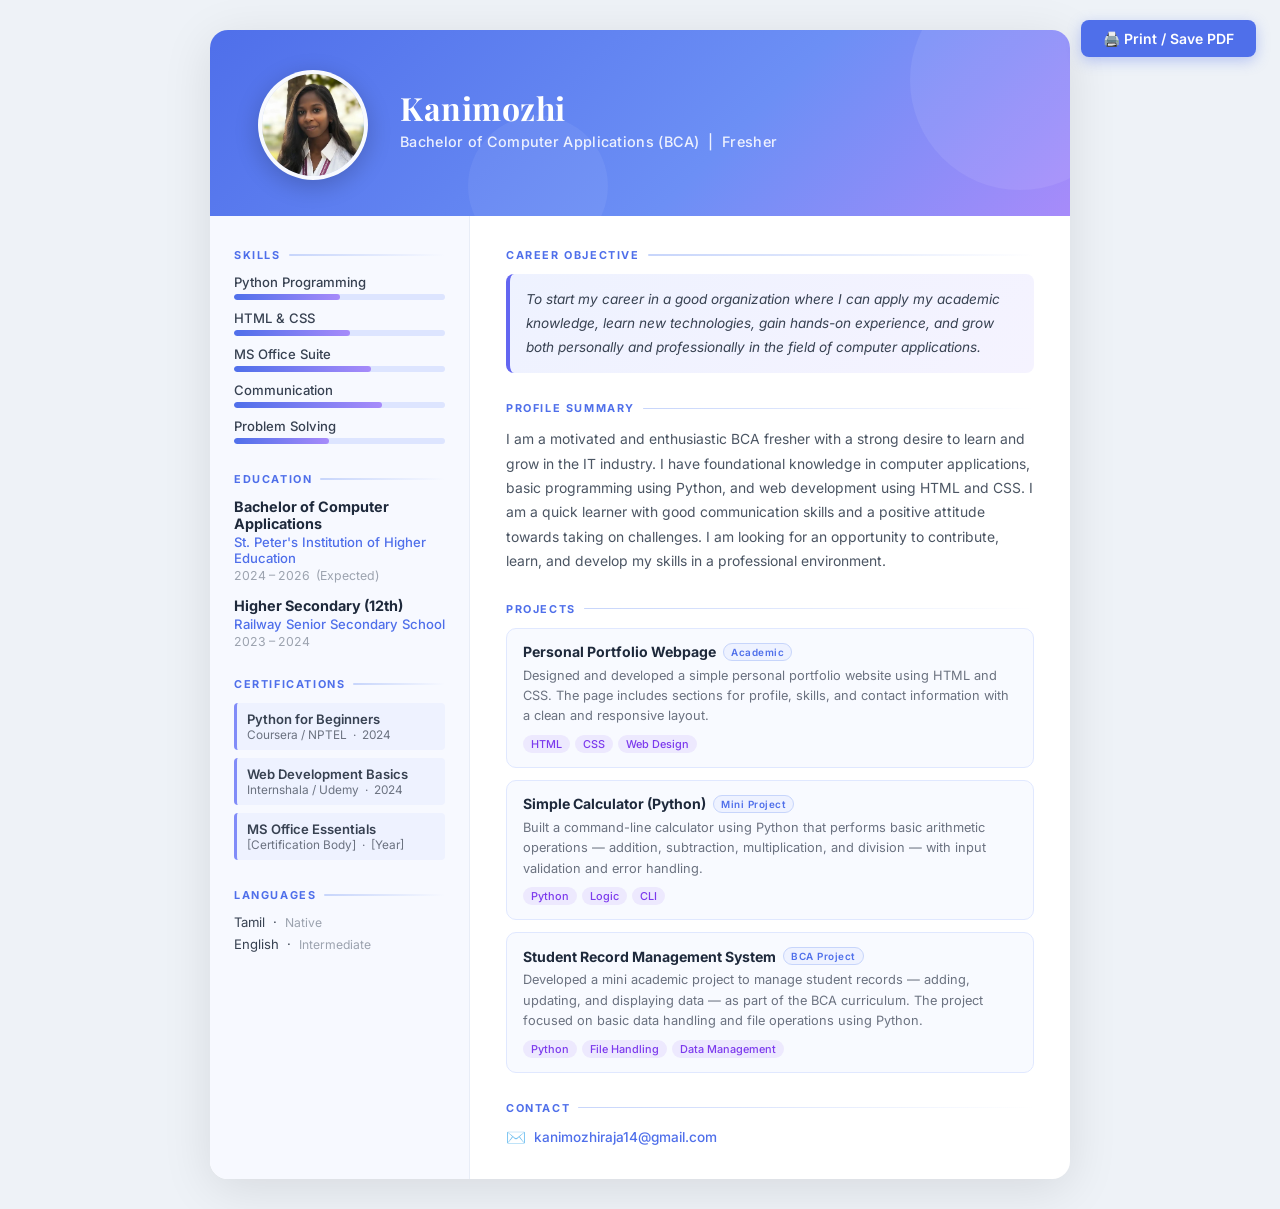
<file: index.html>
<!DOCTYPE html>
<html lang="en">

<head>
  <meta charset="UTF-8" />
  <meta name="viewport" content="width=device-width, initial-scale=1.0" />
  <title>Kanimozhi | BCA Resume</title>
  <meta name="description" content="Professional resume of Kanimozhi, Bachelor of Computer Applications student." />
  <link rel="preconnect" href="https://fonts.googleapis.com" />
  <link rel="preconnect" href="https://fonts.gstatic.com" crossorigin />
  <link
    href="https://fonts.googleapis.com/css2?family=Inter:wght@300;400;500;600;700&family=Playfair+Display:wght@600&display=swap"
    rel="stylesheet" />
  <style>
    /* ── KEYFRAME ANIMATIONS ── */
    @keyframes fadeSlideUp {
      from { opacity: 0; transform: translateY(28px); }
      to   { opacity: 1; transform: translateY(0); }
    }

    @keyframes fadeIn {
      from { opacity: 0; }
      to   { opacity: 1; }
    }

    @keyframes skillFill {
      from { width: 0%; }
    }

    @keyframes pulseRing {
      0%   { box-shadow: 0 0 0 0 rgba(255,255,255,0.55); }
      70%  { box-shadow: 0 0 0 12px rgba(255,255,255,0); }
      100% { box-shadow: 0 0 0 0 rgba(255,255,255,0); }
    }

    @keyframes headerShimmer {
      0%   { background-position: -200% center; }
      100% { background-position: 200% center; }
    }

    @keyframes float {
      0%, 100% { transform: translateY(0px); }
      50%       { transform: translateY(-6px); }
    }

    *,
    *::before,
    *::after {
      box-sizing: border-box;
      margin: 0;
      padding: 0;
    }

    body {
      font-family: 'Inter', sans-serif;
      background: #eef2f7;
      min-height: 100vh;
      display: flex;
      align-items: flex-start;
      justify-content: center;
      padding: 30px 16px;
      color: #2d3748;
    }

    @media print {
      body {
        background: white;
        padding: 0;
      }

      .resume-wrapper {
        box-shadow: none;
        border-radius: 0;
      }

      .print-btn {
        display: none !important;
      }
    }

    .print-btn {
      position: fixed;
      top: 20px;
      right: 24px;
      background: #4f6fea;
      color: white;
      border: none;
      padding: 10px 22px;
      border-radius: 8px;
      font-family: 'Inter', sans-serif;
      font-size: 14px;
      font-weight: 600;
      cursor: pointer;
      box-shadow: 0 4px 14px rgba(79, 111, 234, 0.35);
      transition: background 0.2s, transform 0.15s;
      z-index: 999;
    }

    .print-btn:hover {
      background: #3a56d4;
      transform: translateY(-1px);
    }

    .resume-wrapper {
      width: 100%;
      max-width: 860px;
      background: white;
      border-radius: 18px;
      box-shadow: 0 10px 50px rgba(0, 0, 0, 0.10);
      overflow: hidden;
      animation: fadeSlideUp 0.7s ease both;
    }

    /* ── HEADER ── */
    .header {
      background: linear-gradient(135deg, #4f6fea 0%, #6c8ff5 60%, #a78bfa 100%);
      padding: 40px 48px 36px;
      display: flex;
      align-items: center;
      gap: 32px;
      position: relative;
      overflow: hidden;
    }

    .header::before {
      content: '';
      position: absolute;
      top: -60px;
      right: -60px;
      width: 220px;
      height: 220px;
      border-radius: 50%;
      background: rgba(255, 255, 255, 0.08);
    }

    .header::after {
      content: '';
      position: absolute;
      bottom: -40px;
      left: 30%;
      width: 140px;
      height: 140px;
      border-radius: 50%;
      background: rgba(255, 255, 255, 0.06);
    }

    .photo-wrap {
      flex-shrink: 0;
      width: 110px;
      height: 110px;
      border-radius: 50%;
      border: 4px solid rgba(255, 255, 255, 0.85);
      overflow: hidden;
      box-shadow: 0 6px 24px rgba(0, 0, 0, 0.20);
      background: #c7d5fb;
      display: flex;
      align-items: center;
      justify-content: center;
      position: relative;
      z-index: 1;
      animation: fadeIn 0.9s ease both;
    }

    .photo-wrap img {
      width: 100%;
      height: 100%;
      object-fit: cover;
      object-position: center 15%;
      transform: scale(1.5);
    }

    .photo-placeholder {
      font-size: 42px;
      color: white;
      font-weight: 700;
    }

    .header-info {
      position: relative;
      z-index: 1;
      animation: fadeSlideUp 0.8s 0.2s ease both;
    }

    .header-info h1 {
      font-family: 'Playfair Display', serif;
      font-size: 2rem;
      color: white;
      letter-spacing: 0.5px;
      margin-bottom: 4px;
    }

    .header-info .degree {
      font-size: 0.9rem;
      color: rgba(255, 255, 255, 0.88);
      font-weight: 500;
      margin-bottom: 14px;
      letter-spacing: 0.3px;
    }

    .contact-row {
      display: flex;
      flex-wrap: wrap;
      gap: 10px 20px;
    }

    .contact-item {
      display: flex;
      align-items: center;
      gap: 6px;
      font-size: 0.78rem;
      color: rgba(255, 255, 255, 0.92);
      font-weight: 400;
    }

    .contact-item a {
      color: rgba(255, 255, 255, 0.92);
      text-decoration: none;
    }

    .contact-item a:hover {
      text-decoration: underline;
    }

    .contact-icon {
      font-size: 0.85rem;
    }

    /* ── BODY GRID ── */
    .body-grid {
      display: grid;
      grid-template-columns: 260px 1fr;
    }

    /* ── SIDEBAR ── */
    .sidebar {
      background: #f7f9ff;
      padding: 32px 24px;
      border-right: 1px solid #e8edf7;
    }

    /* ── MAIN ── */
    .main {
      padding: 32px 36px;
    }

    /* ── SECTION SHARED ── */
    .section {
      margin-bottom: 28px;
      opacity: 0;
      transform: translateY(20px);
      transition: opacity 0.55s ease, transform 0.55s ease;
    }

    .section.visible {
      opacity: 1;
      transform: translateY(0);
    }

    .section:last-child {
      margin-bottom: 0;
    }

    .section-title {
      font-size: 0.68rem;
      font-weight: 700;
      letter-spacing: 1.6px;
      text-transform: uppercase;
      color: #4f6fea;
      margin-bottom: 12px;
      display: flex;
      align-items: center;
      gap: 8px;
    }

    .section-title::after {
      content: '';
      flex: 1;
      height: 1.5px;
      background: linear-gradient(to right, #c7d5fb, transparent);
      border-radius: 2px;
    }

    /* Skills */
    .skill-list {
      list-style: none;
    }

    .skill-item {
      margin-bottom: 10px;
      transition: transform 0.2s ease;
    }

    .skill-item:hover {
      transform: translateX(4px);
    }

    .skill-name {
      font-size: 0.82rem;
      font-weight: 500;
      color: #374151;
      margin-bottom: 4px;
    }

    .skill-bar-bg {
      width: 100%;
      height: 6px;
      background: #dde5ff;
      border-radius: 99px;
      overflow: hidden;
    }

    .skill-bar-fill {
      height: 100%;
      background: linear-gradient(to right, #4f6fea, #a78bfa);
      border-radius: 99px;
      width: 0%;
      transition: width 1.2s cubic-bezier(0.4, 0, 0.2, 1);
    }

    /* Sidebar info blocks */
    .info-block {
      margin-bottom: 6px;
    }

    .info-label {
      font-size: 0.7rem;
      font-weight: 600;
      text-transform: uppercase;
      letter-spacing: 0.8px;
      color: #9ba8c5;
      margin-bottom: 1px;
    }

    .info-value {
      font-size: 0.82rem;
      color: #374151;
      word-break: break-word;
    }

    .info-value a {
      color: #4f6fea;
      text-decoration: none;
    }

    .info-value a:hover {
      text-decoration: underline;
    }

    /* Certifications */
    .cert-item {
      background: #eef2ff;
      border-left: 3px solid #818cf8;
      border-radius: 4px;
      padding: 8px 10px;
      margin-bottom: 8px;
      transition: transform 0.2s ease, box-shadow 0.2s ease;
    }

    .cert-item:hover {
      transform: translateX(5px);
      box-shadow: 2px 4px 12px rgba(129, 140, 248, 0.25);
    }

    .cert-name {
      font-size: 0.82rem;
      font-weight: 600;
      color: #374151;
    }

    .cert-org {
      font-size: 0.74rem;
      color: #6b7280;
      margin-top: 1px;
    }

    /* Profile summary */
    .summary-text {
      font-size: 0.87rem;
      color: #4b5563;
      line-height: 1.75;
    }

    /* Education */
    .edu-item {
      margin-bottom: 14px;
    }

    .edu-degree {
      font-size: 0.9rem;
      font-weight: 700;
      color: #1e293b;
    }

    .edu-school {
      font-size: 0.82rem;
      color: #4f6fea;
      font-weight: 500;
      margin-top: 2px;
    }

    .edu-year {
      font-size: 0.77rem;
      color: #9ca3af;
      margin-top: 2px;
    }

    /* Projects */
    .project-item {
      background: #f8faff;
      border: 1px solid #e0e8ff;
      border-radius: 10px;
      padding: 14px 16px;
      margin-bottom: 12px;
      transition: transform 0.25s ease, box-shadow 0.25s ease, border-color 0.25s ease;
    }

    .project-item:hover {
      transform: translateY(-4px);
      box-shadow: 0 10px 28px rgba(79, 111, 234, 0.14);
      border-color: #a5b4fc;
    }

    .project-item:last-child {
      margin-bottom: 0;
    }

    .project-title {
      font-size: 0.88rem;
      font-weight: 700;
      color: #1e293b;
      display: flex;
      align-items: center;
      gap: 7px;
    }

    .project-badge {
      font-size: 0.62rem;
      font-weight: 600;
      letter-spacing: 0.5px;
      background: #eef2ff;
      color: #4f6fea;
      padding: 2px 7px;
      border-radius: 99px;
      border: 1px solid #c7d5fb;
    }

    .project-desc {
      font-size: 0.8rem;
      color: #6b7280;
      margin-top: 5px;
      line-height: 1.6;
    }

    .project-tags {
      display: flex;
      flex-wrap: wrap;
      gap: 5px;
      margin-top: 8px;
    }

    .tag {
      font-size: 0.68rem;
      background: #ede9fe;
      color: #7c3aed;
      padding: 2px 8px;
      border-radius: 99px;
      font-weight: 500;
      transition: background 0.2s, color 0.2s, transform 0.2s;
    }

    .tag:hover {
      background: #7c3aed;
      color: white;
      transform: scale(1.08);
    }

    /* Objective */
    .objective-box {
      background: linear-gradient(135deg, #eef2ff, #f5f3ff);
      border-left: 4px solid #6366f1;
      border-radius: 8px;
      padding: 14px 16px;
      transition: box-shadow 0.25s ease;
    }

    .objective-box:hover {
      box-shadow: 0 6px 20px rgba(99, 102, 241, 0.15);
    }

    .objective-text {
      font-size: 0.85rem;
      color: #374151;
      line-height: 1.75;
      font-style: italic;
    }

    /* Contact footer */
    .contact-footer {
      display: flex;
      flex-wrap: wrap;
      gap: 8px;
    }

    .contact-footer-item {
      display: flex;
      align-items: center;
      gap: 8px;
      font-size: 0.85rem;
      color: #374151;
    }

    .contact-footer-icon {
      font-size: 1rem;
    }

    .contact-footer-item a {
      color: #4f6fea;
      text-decoration: none;
      font-weight: 500;
    }

    .contact-footer-item a:hover {
      text-decoration: underline;
    }

    @media (max-width: 640px) {
      .body-grid {
        grid-template-columns: 1fr;
      }

      .sidebar {
        border-right: none;
        border-bottom: 1px solid #e8edf7;
      }

      .header {
        flex-direction: column;
        text-align: center;
        padding: 32px 24px 28px;
      }

      .contact-row {
        justify-content: center;
      }

      .main {
        padding: 24px 20px;
      }

      .sidebar {
        padding: 24px 20px;
      }
    }
  </style>
</head>

<body>

  <button class="print-btn" onclick="window.print()">🖨️ Print / Save PDF</button>

  <div class="resume-wrapper">

    <!-- ══ HEADER ══ -->
    <div class="header">
      <div class="photo-wrap">
        <!-- Profile Photo — replace src with your actual photo path or URL -->
        <img src="profile.jpg" alt="C:\Users\kanimozhi\Pictures"
          onerror="this.style.display='none'; this.nextElementSibling.style.display='flex';" />
        <span class="photo-placeholder" style="display:none;">K</span>
      </div>

      <div class="header-info">
        <h1>Kanimozhi</h1>
        <p class="degree">Bachelor of Computer Applications (BCA) &nbsp;|&nbsp; Fresher</p>


      </div>
    </div>

    <!-- ══ BODY ══ -->
    <div class="body-grid">

      <!-- ── SIDEBAR ── -->
      <aside class="sidebar">

        <!-- Skills -->
        <div class="section">
          <div class="section-title">Skills</div>
          <ul class="skill-list">
            <li class="skill-item">
              <div class="skill-name">Python Programming</div>
              <div class="skill-bar-bg">
                <div class="skill-bar-fill" style="width:50%"></div>
              </div>
            </li>
            <li class="skill-item">
              <div class="skill-name">HTML &amp; CSS</div>
              <div class="skill-bar-bg">
                <div class="skill-bar-fill" style="width:55%"></div>
              </div>
            </li>
            <li class="skill-item">
              <div class="skill-name">MS Office Suite</div>
              <div class="skill-bar-bg">
                <div class="skill-bar-fill" style="width:65%"></div>
              </div>
            </li>
            <li class="skill-item">
              <div class="skill-name">Communication</div>
              <div class="skill-bar-bg">
                <div class="skill-bar-fill" style="width:70%"></div>
              </div>
            </li>
            <li class="skill-item">
              <div class="skill-name">Problem Solving</div>
              <div class="skill-bar-bg">
                <div class="skill-bar-fill" style="width:45%"></div>
              </div>
            </li>
          </ul>
        </div>

        <!-- Education -->
        <div class="section">
          <div class="section-title">Education</div>
          <div class="edu-item">
            <div class="edu-degree">Bachelor of Computer Applications</div>
            <div class="edu-school">St. Peter's Institution of Higher Education</div>
            <div class="edu-year">2024 – 2026 &nbsp;(Expected)</div>
          </div>
          <div class="edu-item">
            <div class="edu-degree">Higher Secondary (12th)</div>
            <div class="edu-school">Railway Senior Secondary School</div>
            <div class="edu-year">2023 – 2024</div>
          </div>
        </div>

        <!-- Certifications -->
        <div class="section">
          <div class="section-title">Certifications</div>
          <div class="cert-item">
            <div class="cert-name">Python for Beginners</div>
            <div class="cert-org">Coursera / NPTEL &nbsp;·&nbsp; 2024</div>
          </div>
          <div class="cert-item">
            <div class="cert-name">Web Development Basics</div>
            <div class="cert-org">Internshala / Udemy &nbsp;·&nbsp; 2024</div>
          </div>
          <div class="cert-item">
            <div class="cert-name">MS Office Essentials</div>
            <div class="cert-org">[Certification Body] &nbsp;·&nbsp; [Year]</div>
          </div>
        </div>

        <!-- Languages -->
        <div class="section">
          <div class="section-title">Languages</div>
          <div class="info-block">
            <div class="info-value">Tamil &nbsp;·&nbsp; <span style="color:#9ca3af;font-size:0.76rem;">Native</span>
            </div>
          </div>
          <div class="info-block">
            <div class="info-value">English &nbsp;·&nbsp; <span
                style="color:#9ca3af;font-size:0.76rem;">Intermediate</span></div>
          </div>
        </div>

      </aside>

      <!-- ── MAIN ── -->
      <main class="main">

        <!-- Career Objective -->
        <div class="section">
          <div class="section-title">Career Objective</div>
          <div class="objective-box">
            <p class="objective-text">
              To start my career in a good organization where I can apply my academic knowledge,
              learn new technologies, gain hands-on experience, and grow both personally and
              professionally in the field of computer applications.
            </p>
          </div>
        </div>

        <!-- Profile Summary -->
        <div class="section">
          <div class="section-title">Profile Summary</div>
          <p class="summary-text">
            I am a motivated and enthusiastic BCA fresher with a strong desire to learn and grow in
            the IT industry. I have foundational knowledge in computer applications, basic programming
            using Python, and web development using HTML and CSS. I am a quick learner with good
            communication skills and a positive attitude towards taking on challenges. I am looking
            for an opportunity to contribute, learn, and develop my skills in a professional
            environment.
          </p>
        </div>

        <!-- Projects -->
        <div class="section">
          <div class="section-title">Projects</div>

          <div class="project-item">
            <div class="project-title">
              Personal Portfolio Webpage
              <span class="project-badge">Academic</span>
            </div>
            <p class="project-desc">
              Designed and developed a simple personal portfolio website using HTML and CSS.
              The page includes sections for profile, skills, and contact information with a clean
              and responsive layout.
            </p>
            <div class="project-tags">
              <span class="tag">HTML</span>
              <span class="tag">CSS</span>
              <span class="tag">Web Design</span>
            </div>
          </div>

          <div class="project-item">
            <div class="project-title">
              Simple Calculator (Python)
              <span class="project-badge">Mini Project</span>
            </div>
            <p class="project-desc">
              Built a command-line calculator using Python that performs basic arithmetic operations
              — addition, subtraction, multiplication, and division — with input validation and
              error handling.
            </p>
            <div class="project-tags">
              <span class="tag">Python</span>
              <span class="tag">Logic</span>
              <span class="tag">CLI</span>
            </div>
          </div>

          <div class="project-item">
            <div class="project-title">
              Student Record Management System
              <span class="project-badge">BCA Project</span>
            </div>
            <p class="project-desc">
              Developed a mini academic project to manage student records — adding, updating, and
              displaying data — as part of the BCA curriculum. The project focused on basic data
              handling and file operations using Python.
            </p>
            <div class="project-tags">
              <span class="tag">Python</span>
              <span class="tag">File Handling</span>
              <span class="tag">Data Management</span>
            </div>
          </div>

        </div>

        <!-- Contact -->
        <div class="section" id="contact-section">
          <div class="section-title">Contact</div>
          <div class="contact-footer">
            <span class="contact-footer-item">
              <span class="contact-footer-icon">✉️</span>
              <a href="mailto:kanimozhiraja14@gmail.com" id="contact-email">kanimozhiraja14@gmail.com</a>
            </span>
          </div>
        </div>

      </main>
    </div><!-- end body-grid -->
  </div><!-- end resume-wrapper -->

<script>
  // Animate sections in on scroll / load
  const sections = document.querySelectorAll('.section');
  const observer = new IntersectionObserver((entries) => {
    entries.forEach((entry, i) => {
      if (entry.isIntersecting) {
        setTimeout(() => entry.target.classList.add('visible'), i * 80);
        observer.unobserve(entry.target);
      }
    });
  }, { threshold: 0.1 });
  sections.forEach(s => observer.observe(s));

  // Animate skill bars after page loads
  window.addEventListener('load', () => {
    document.querySelectorAll('.skill-bar-fill').forEach(bar => {
      const target = bar.style.width;
      bar.style.width = '0%';
      setTimeout(() => { bar.style.width = target; }, 400);
    });
  });
</script>
</body>

</html>
</file>
